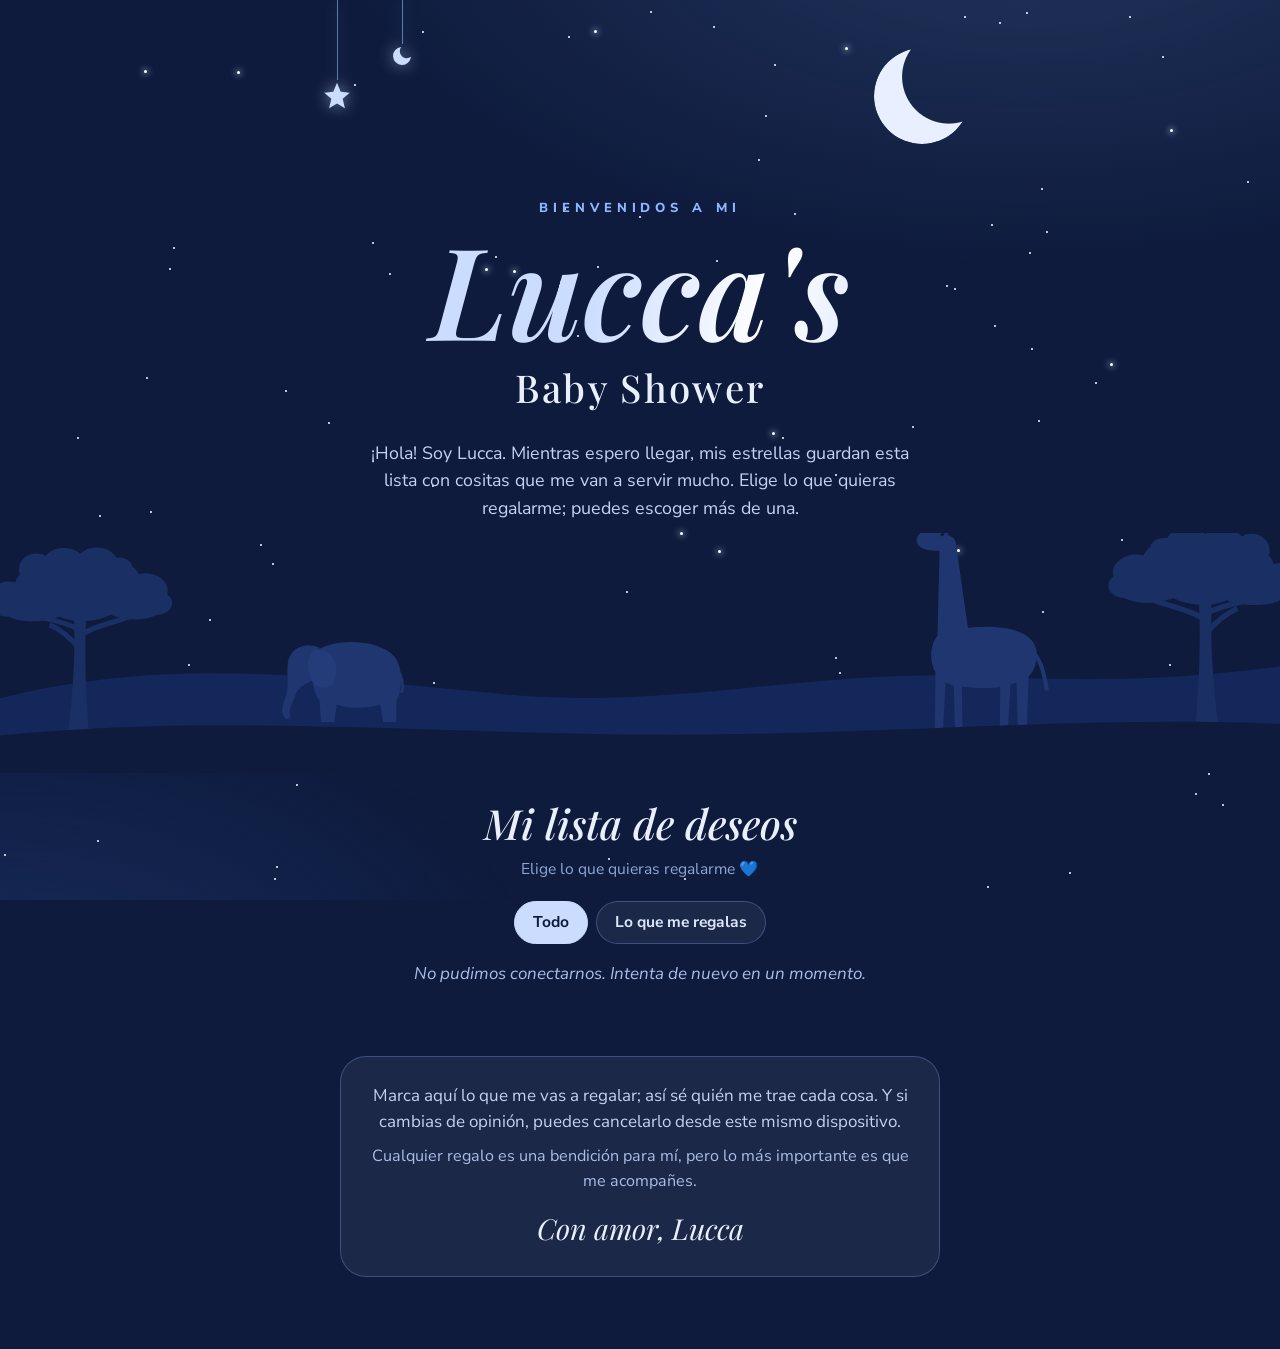
<file: index.html>
<!doctype html>
<html lang="es">
<head>
  <meta charset="utf-8">
  <meta name="viewport" content="width=device-width, initial-scale=1">
  <title>Lucca's Baby Shower</title>
  <meta name="description" content="¡Hola! Soy Lucca. Aquí está mi lista de regalos: elige el tuyo para que no me llegue repetido.">
  <meta property="og:title" content="Lucca's Baby Shower">
  <meta property="og:description" content="¡Hola! Soy Lucca 💙 Elige mi regalo aquí para que no me llegue repetido.">
  <meta name="theme-color" content="#0e1b3d">
  <link rel="icon" href="img/ilustraciones/estrella.svg" type="image/svg+xml">
  <link rel="preconnect" href="https://fonts.googleapis.com">
  <link rel="preconnect" href="https://fonts.gstatic.com" crossorigin>
  <link href="https://fonts.googleapis.com/css2?family=Playfair+Display:ital,wght@0,500;0,600;1,500;1,600&family=Nunito+Sans:wght@400;600;700;800&display=swap" rel="stylesheet">
  <link rel="stylesheet" href="css/estilos.css">
</head>
<body>
  <!-- Cielo nocturno (decorativo) -->
  <div class="cielo" id="cielo" aria-hidden="true">
    <span class="fugaz" style="--top: 8%; --delay: 0s;"></span>
    <span class="fugaz" style="--top: 46%; --delay: 4.5s;"></span>
  </div>

  <header class="hero">
    <div class="luna" aria-hidden="true"></div>
    <div class="movil" aria-hidden="true">
      <span class="hilo"></span>
      <svg viewBox="0 0 24 24" width="34" height="34"><path d="M12 2l2.6 6.3L21 9l-5 4.3L17.6 20 12 16.6 6.4 20 8 13.3 3 9l6.4-.7Z"/></svg>
    </div>
    <div class="movil movil-2" aria-hidden="true">
      <span class="hilo"></span>
      <svg viewBox="0 0 24 24" width="24" height="24"><path d="M21 12.8A9 9 0 1 1 11.2 3a7 7 0 0 0 9.8 9.8Z"/></svg>
    </div>

    <p class="antetitulo entra">Bienvenidos a mi</p>
    <h1>
      <span class="nombre entra"><span class="destello">Lucca's</span></span>
      <span class="evento entra">Baby Shower</span>
    </h1>

    <p id="aviso-demo" class="aviso-demo" hidden>
      Modo demostración: las elecciones se guardan solo en este dispositivo.
    </p>

    <div class="intro entra">
      <p class="saludo" id="saludo"></p>
      <p>
        ¡Hola! Soy Lucca. Mientras espero llegar, mis estrellas guardan esta lista
        con cositas que me van a servir mucho. Elige lo que quieras regalarme;
        puedes escoger más de una.
      </p>
    </div>
  </header>

  <div class="horizonte" aria-hidden="true"></div>

  <main class="contenido">
    <h2 class="subtitulo">Mi lista de deseos</h2>
    <p class="bajada">Elige lo que quieras regalarme 💙</p>

    <nav class="filtros" aria-label="Filtrar regalos">
      <button type="button" class="filtro activo" data-filtro="todos">Todo</button>
      <button type="button" class="filtro" data-filtro="mios">Lo que me regalas</button>
    </nav>

    <p id="cargando" class="estado-carga">Cargando mi lista…</p>
    <ol id="lista" class="lista" aria-live="polite"></ol>

    <section class="nota">
      <p>
        Marca aquí lo que me vas a regalar; así sé quién me trae cada cosa.
        Y si cambias de opinión, puedes cancelarlo desde este mismo dispositivo.
      </p>
      <p class="nota-suave">
        Cualquier regalo es una bendición para mí,
        pero lo más importante es que me acompañes.
      </p>
      <p class="firma">Con amor, Lucca</p>
    </section>
  </main>

  <!-- Diálogo para confirmar el regalo -->
  <dialog id="dialogo" class="dialogo">
    <form method="dialog" id="form-reserva">
      <div class="dlg-foto"><img id="dlg-img" alt=""></div>
      <p class="dlg-ante">¿Me regalas…?</p>
      <h2 id="dlg-titulo"></h2>
      <p id="dlg-sub" class="dlg-sub"></p>
      <label for="dlg-nombre">¿Cómo te llamas?</label>
      <input id="dlg-nombre" name="nombre" autocomplete="name" maxlength="60" required
             placeholder="Ej: Tía María">
      <div id="dlg-nota-campo" hidden>
        <label for="dlg-nota">¿Qué me vas a regalar? <span class="opc">(opcional)</span></label>
        <input id="dlg-nota" name="nota" maxlength="200"
               placeholder="Ej: una cobija tejida a mano">
      </div>
      <p id="dlg-error" class="dlg-error" role="alert"></p>
      <div class="dlg-botones">
        <button type="button" class="btn btn-sec" id="dlg-cancelar">Volver</button>
        <button type="submit" class="btn" id="dlg-ok">¡Sí, te lo regalo!</button>
      </div>
    </form>
  </dialog>

  <div id="toast" class="toast" role="status" hidden></div>

  <script src="js/cielo.js"></script>
  <script src="js/config.js"></script>
  <script src="js/regalos.js"></script>
  <script src="js/api.js"></script>
  <script src="js/app.js"></script>
</body>
</html>
</file>
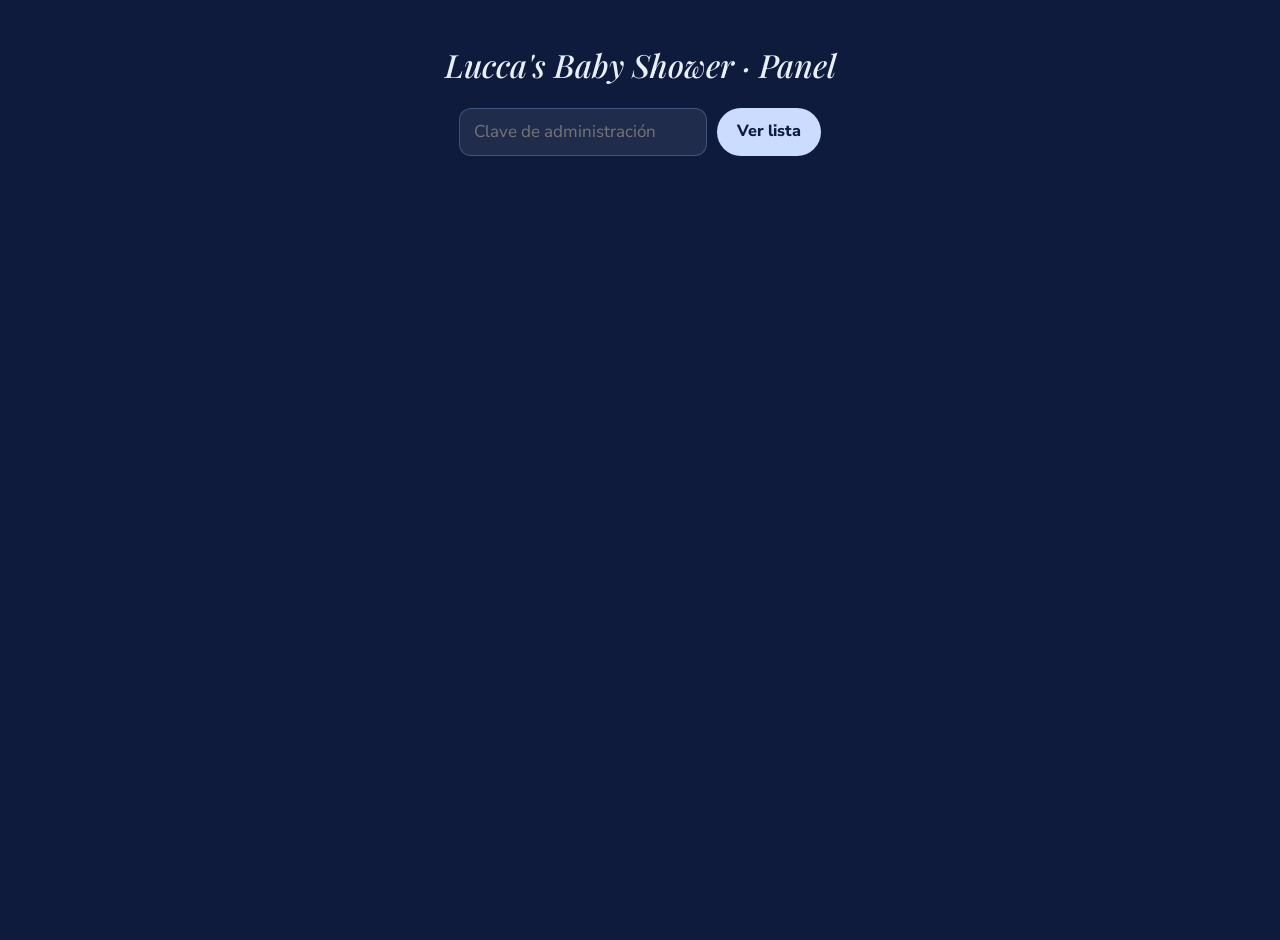
<file: admin.html>
<!doctype html>
<html lang="es">
<head>
  <meta charset="utf-8">
  <meta name="viewport" content="width=device-width, initial-scale=1">
  <meta name="robots" content="noindex">
  <title>Lucca's Baby Shower · Panel</title>
  <link rel="preconnect" href="https://fonts.googleapis.com">
  <link rel="preconnect" href="https://fonts.gstatic.com" crossorigin>
  <link href="https://fonts.googleapis.com/css2?family=Playfair+Display:ital,wght@1,500&family=Nunito+Sans:wght@400;700;800&display=swap" rel="stylesheet">
  <link rel="stylesheet" href="css/estilos.css">
  <style>
    .panel { position: relative; z-index: 1; max-width: 760px; margin: 40px auto; padding: 0 16px; }
    .panel h1 { margin: 0 0 18px; text-align: center; font-family: var(--display); font-style: italic; font-weight: 500; font-size: 2rem; color: #e8efff; }
    .acceso { display: flex; gap: 10px; justify-content: center; flex-wrap: wrap; }
    .acceso input { font: inherit; padding: 10px 14px; border: 1px solid var(--borde); border-radius: 12px; background: rgba(255,255,255,.08); color: #fff; }
    .acceso .btn { margin-top: 0; }
    .resumen { text-align: center; color: var(--texto-suave); margin: 18px 0; }
    .tabla-envoltura { overflow-x: auto; border: 1px solid var(--borde); border-radius: 16px; }
    table { width: 100%; border-collapse: collapse; background: var(--vidrio); }
    th, td { padding: 10px 12px; text-align: left; border-bottom: 1px solid var(--borde); vertical-align: top; }
    th { background: var(--noche-3); color: var(--luz); font-weight: 800; }
    td small { color: var(--texto-suave); }
    td.sin { color: var(--texto-suave); font-style: italic; }
    .liberar { font: inherit; font-size: 0.85em; background: none; border: 0; color: var(--rojo); text-decoration: underline; cursor: pointer; }
    #error { color: var(--rojo); text-align: center; }
  </style>
</head>
<body>
  <main class="panel">
    <h1>Lucca's Baby Shower · Panel</h1>
    <form class="acceso" id="acceso">
      <input type="password" id="clave" placeholder="Clave de administración" autocomplete="current-password" required>
      <button class="btn" type="submit">Ver lista</button>
    </form>
    <p id="error" role="alert"></p>
    <div id="contenido" hidden>
      <p class="resumen" id="resumen"></p>
      <div class="tabla-envoltura"><table>
        <thead><tr><th>#</th><th>Regalo</th><th>Quién lo regala</th></tr></thead>
        <tbody id="tabla"></tbody>
      </table></div>
    </div>
  </main>

  <script src="js/config.js"></script>
  <script src="js/regalos.js"></script>
  <script src="js/api.js"></script>
  <script>
    (function () {
      const $ = (s) => document.querySelector(s);
      let clave = "";
      try { clave = sessionStorage.getItem("lucca_admin") || ""; } catch (e) {}

      function escapar(t) { const d = document.createElement("div"); d.textContent = t; return d.innerHTML; }

      async function cargar() {
        $("#error").textContent = "";
        try {
          const filas = await window.API.adminLista(clave);
          try { sessionStorage.setItem("lucca_admin", clave); } catch (e) {}
          const porRegalo = {};
          filas.forEach((f) => (porRegalo[f.gift_id] = porRegalo[f.gift_id] || []).push(f));
          $("#resumen").textContent =
            `${filas.length} ${filas.length === 1 ? "elección" : "elecciones"} · ${Object.keys(porRegalo).length} de ${window.REGALOS.length} regalos elegidos`;
          $("#tabla").innerHTML = window.REGALOS.map((r) => {
            const quienes = porRegalo[r.id] || [];
            const celda = quienes.length
              ? quienes.map((q) =>
                  `${escapar(q.guest_name)}${q.nota ? ` <em>— ${escapar(q.nota)}</em>` : ""} <button class="liberar" data-id="${q.id}" data-nombre="${escapar(q.guest_name)}">liberar</button>`
                ).join("<br>")
              : "";
            return `<tr><td>${r.id}</td><td>${escapar(r.nombre)}</td>
                    <td class="${quienes.length ? "" : "sin"}">${celda || "Nadie aún"}</td></tr>`;
          }).join("");
          $("#contenido").hidden = false;
        } catch (e) {
          $("#contenido").hidden = true;
          $("#error").textContent = e.message;
        }
      }

      $("#acceso").addEventListener("submit", (ev) => {
        ev.preventDefault();
        clave = $("#clave").value;
        cargar();
      });

      $("#tabla").addEventListener("click", async (ev) => {
        const b = ev.target.closest(".liberar");
        if (!b) return;
        if (!confirm(`¿Liberar la elección de ${b.dataset.nombre}? El regalo volverá a estar disponible.`)) return;
        try {
          await window.API.adminLiberar(clave, b.dataset.id);
          cargar();
        } catch (e) {
          $("#error").textContent = e.message;
        }
      });

      if (clave) { $("#clave").value = clave; cargar(); }
    })();
  </script>
</body>
</html>
</file>
<file: css/estilos.css>
/* Lucca's Baby Shower — "Noche de estrellas" */

:root {
  --noche: #0e1b3d;
  --noche-2: #14275a;
  --noche-3: #1f3670;
  --luz: #cbdcff;          /* azul luna: botones y acentos */
  --brillo: #8fb6ff;       /* azul estrella */
  --blanco: #f1f5ff;
  --texto: #dce6fb;
  --texto-suave: #a9bde6;
  --vidrio: rgba(255, 255, 255, 0.06);
  --borde: rgba(143, 182, 255, 0.28);
  --papel-foto: #f4f7ff;
  --rojo: #ffb4bd;

  --display: "Playfair Display", Georgia, "Times New Roman", serif;
  --sans: "Nunito Sans", "Segoe UI", sans-serif;
  color-scheme: dark;
}

* { box-sizing: border-box; }
html, body { margin: 0; overflow-x: clip; }
img { max-width: 100%; display: block; }

body {
  min-height: 100vh;
  background: var(--noche);
  color: var(--texto);
  font-family: var(--sans);
  font-size: 17px;
  line-height: 1.55;
  -webkit-font-smoothing: antialiased;
}

/* ================= cielo ================= */
.cielo {
  position: fixed;
  inset: 0;
  pointer-events: none;
  z-index: 0;
  overflow: hidden;
  background:
    radial-gradient(1200px 600px at 80% -10%, rgba(143, 182, 255, 0.16), transparent 60%),
    radial-gradient(900px 500px at 0% 110%, rgba(31, 54, 112, 0.6), transparent 60%);
}
.estrella {
  position: absolute;
  width: 2px;
  height: 2px;
  border-radius: 50%;
  background: #fff;
  animation: titilar ease-in-out infinite;
}
.estrella.grande { width: 3px; height: 3px; box-shadow: 0 0 6px 1px rgba(203, 220, 255, 0.7); }
@keyframes titilar {
  0%, 100% { opacity: 0.2; transform: scale(0.7); }
  50%      { opacity: 1;   transform: scale(1.2); }
}

.fugaz {
  position: absolute;
  top: var(--top);
  right: -140px;
  width: 140px;
  height: 2px;
  border-radius: 2px;
  background: linear-gradient(90deg, #fff, rgba(255, 255, 255, 0));
  opacity: 0;
  animation: fugaz 9s ease-out infinite;
  animation-delay: var(--delay);
}
@keyframes fugaz {
  0%   { opacity: 0; transform: translate(0, 0) rotate(-28deg); }
  4%   { opacity: 1; }
  18%  { opacity: 0; transform: translate(-70vw, 38vw) rotate(-28deg); }
  100% { opacity: 0; transform: translate(-70vw, 38vw) rotate(-28deg); }
}

/* ================= encabezado ================= */
.hero {
  position: relative;
  z-index: 1;
  max-width: 760px;
  margin: 0 auto;
  padding: clamp(150px, 22vh, 210px) 20px 0;
  text-align: center;
}

.luna {
  position: absolute;
  top: 48px;
  right: max(20px, calc(50% - 330px));
  width: clamp(64px, 9vw, 96px);
  aspect-ratio: 1;
  border-radius: 50%;
  background: #e8efff;
  box-shadow: 0 0 40px 8px rgba(203, 222, 255, 0.35);
  -webkit-mask-image: radial-gradient(circle at 78% 30%, transparent 46%, #000 47%);
          mask-image: radial-gradient(circle at 78% 30%, transparent 46%, #000 47%);
  animation: brillo 5s ease-in-out infinite;
}
@keyframes brillo {
  0%, 100% { box-shadow: 0 0 30px 6px rgba(203, 222, 255, 0.3); }
  50%      { box-shadow: 0 0 70px 20px rgba(203, 222, 255, 0.5); }
}

.movil {
  position: absolute;
  top: 0;
  left: max(28px, calc(50% - 320px));
  display: flex;
  flex-direction: column;
  align-items: center;
  transform-origin: 50% 0;
  animation: mecer 5s ease-in-out infinite;
  fill: var(--luz);
  filter: drop-shadow(0 0 8px rgba(203, 220, 255, 0.6));
}
.movil .hilo { width: 1px; height: 80px; background: var(--brillo); opacity: 0.6; }
.movil-2 { left: max(78px, calc(50% - 250px)); animation-duration: 6.5s; animation-delay: -2s; }
.movil-2 .hilo { height: 44px; }
@keyframes mecer {
  0%, 100% { transform: rotate(-5deg); }
  50%      { transform: rotate(5deg); }
}

.antetitulo {
  margin: 0;
  font-size: 13px;
  font-weight: 800;
  letter-spacing: 0.38em;
  text-transform: uppercase;
  color: var(--brillo);
}
h1 { margin: 6px 0 0; font-weight: 600; }
h1 .nombre {
  display: block;
  font-family: var(--display);
  font-style: italic;
  font-size: clamp(4.4rem, 15vw, 8rem);
  line-height: 1;
  animation-delay: 0.2s;
}
.destello {
  background: linear-gradient(100deg, var(--luz) 20%, #ffffff 40%, var(--luz) 60%);
  background-size: 200% 100%;
  -webkit-background-clip: text;
          background-clip: text;
  color: transparent;
  animation: destello 6s linear infinite;
  padding: 0 0.08em;
}
@keyframes destello {
  from { background-position: 200% 0; }
  to   { background-position: -200% 0; }
}
h1 .evento {
  display: block;
  margin-top: 6px;
  font-family: var(--display);
  font-weight: 500;
  font-size: clamp(1.7rem, 5vw, 2.4rem);
  letter-spacing: 0.06em;
  color: #e8efff;
  animation-delay: 0.45s;
}

.entra { animation: aparecer 1.1s ease-out both; }
.intro.entra { animation-delay: 0.7s; }
@keyframes aparecer {
  from { opacity: 0; transform: translateY(16px); filter: blur(4px); }
  to   { opacity: 1; transform: none; filter: none; }
}

.aviso-demo {
  margin: 20px auto 0;
  max-width: 480px;
  padding: 6px 14px;
  border: 1px dashed rgba(255, 214, 140, 0.5);
  border-radius: 12px;
  color: #ffdca0;
  font-size: 0.82em;
}

.intro {
  max-width: 560px;
  margin: 22px auto 0;
  color: #c3d2f2;
  font-size: 1.05em;
}
.intro p { margin: 0 0 6px; }
.saludo { color: #fff; font-weight: 700; font-size: 1.1em; }
.saludo:empty { display: none; }
.saludo button {
  font: inherit;
  font-size: 0.75em;
  font-weight: 600;
  color: var(--texto-suave);
  background: none;
  border: 0;
  text-decoration: underline;
  text-underline-offset: 3px;
  cursor: pointer;
}

.horizonte {
  position: relative;
  z-index: 1;
  height: clamp(130px, 20vw, 240px);
  margin-top: 10px;
  background: url("../img/ilustraciones/noche.svg") center bottom / cover no-repeat;
}

/* ================= contenido ================= */
.contenido {
  position: relative;
  z-index: 1;
  max-width: 1120px;
  margin: 0 auto;
  padding: 18px 16px 72px;
}

.subtitulo {
  margin: 0;
  text-align: center;
  font-family: var(--display);
  font-style: italic;
  font-weight: 500;
  font-size: clamp(2rem, 5vw, 2.6rem);
  color: #e8efff;
}
.bajada { margin: 2px 0 20px; text-align: center; color: #8fa6d6; font-size: 0.92em; }

.filtros { display: flex; justify-content: center; gap: 8px; flex-wrap: wrap; }
.filtro {
  font: inherit;
  font-size: 0.92em;
  font-weight: 700;
  color: var(--texto);
  background: var(--vidrio);
  border: 1px solid var(--borde);
  border-radius: 999px;
  padding: 8px 18px;
  min-height: 40px;
  cursor: pointer;
  transition: background 0.2s, color 0.2s, border-color 0.2s;
}
.filtro:hover { border-color: var(--brillo); }
.filtro.activo { background: var(--luz); border-color: var(--luz); color: var(--noche); }

.leyenda {
  display: flex;
  justify-content: center;
  flex-wrap: wrap;
  gap: 4px 18px;
  margin: 14px 0 28px;
  font-size: 0.8em;
  color: var(--texto-suave);
}
.leyenda span { display: inline-flex; align-items: center; gap: 6px; }
.punto { width: 8px; height: 8px; border-radius: 50%; display: inline-block; }
.punto.unico  { background: #fff; box-shadow: 0 0 6px #fff; }
.punto.cupo   { background: var(--brillo); }
.punto.varios { border: 1px solid var(--brillo); }

.estado-carga { text-align: center; color: var(--texto-suave); font-style: italic; }

/* ================= tarjetas ================= */
.lista {
  list-style: none;
  margin: 0;
  padding: 0;
  display: grid;
  grid-template-columns: repeat(auto-fill, minmax(200px, 1fr));
  gap: 20px;
}

.regalo {
  position: relative;
  display: flex;
  flex-direction: column;
  align-items: center;
  text-align: center;
  padding: 14px 12px 16px;
  border-radius: 22px;
  background: var(--vidrio);
  border: 1px solid var(--borde);
  -webkit-backdrop-filter: blur(4px);
          backdrop-filter: blur(4px);
  animation: flotar 6s ease-in-out infinite;
  animation-delay: calc(var(--i, 0) * -0.7s);
  transition: border-color 0.3s, background 0.3s, scale 0.3s;
}
.regalo:hover { border-color: var(--brillo); background: rgba(255, 255, 255, 0.09); scale: 1.02; }
@keyframes flotar {
  0%, 100% { translate: 0 0; }
  50%      { translate: 0 -8px; }
}
.lista.entrada .regalo {
  animation: aparecer 0.8s ease-out both, flotar 6s ease-in-out infinite;
  animation-delay: calc(var(--i, 0) * 60ms + 0.2s), calc(var(--i, 0) * -0.7s);
}

.numero {
  position: absolute;
  top: 8px;
  left: 8px;
  z-index: 1;
  width: 30px;
  height: 30px;
  display: grid;
  place-items: center;
  border-radius: 50%;
  background: var(--noche-3);
  border: 1px solid var(--borde);
  color: var(--luz);
  font-size: 0.82em;
  font-weight: 800;
}

.foto {
  width: 100%;
  aspect-ratio: 1 / 0.86;
  padding: 8px;
  border-radius: 16px;
  background: var(--papel-foto);
  display: grid;
  place-items: center;
}
.foto img { width: 100%; height: 100%; object-fit: contain; mix-blend-mode: multiply; }

.regalo h3 {
  margin: 12px 0 0;
  font-size: 1.02em;
  font-weight: 800;
  line-height: 1.2;
  color: var(--blanco);
}
.detalle { margin: 2px 0 0; font-size: 0.85em; color: var(--texto-suave); }

.etiqueta {
  display: inline-flex;
  align-items: center;
  gap: 6px;
  margin: 8px 0 12px;
  font-size: 0.72em;
  font-weight: 700;
  letter-spacing: 0.08em;
  text-transform: uppercase;
  color: var(--brillo);
}
.etiqueta::before { content: ""; width: 7px; height: 7px; border-radius: 50%; flex: none; }
.etiqueta.unico::before  { background: #fff; box-shadow: 0 0 6px #fff; }
.etiqueta.cupo::before   { background: var(--brillo); }
.etiqueta.varios::before { border: 1px solid var(--brillo); }

/* ================= botones ================= */
.btn {
  font: inherit;
  font-size: 0.95em;
  font-weight: 800;
  color: var(--noche);
  background: var(--luz);
  border: 0;
  border-radius: 999px;
  padding: 10px 20px;
  min-height: 44px;
  margin-top: auto;
  cursor: pointer;
  transition: background 0.2s, transform 0.15s, box-shadow 0.2s;
}
.btn:hover { background: #fff; transform: translateY(-2px); box-shadow: 0 0 22px rgba(203, 220, 255, 0.45); }
.btn:active { transform: scale(0.97); }
.btn:disabled { opacity: 0.55; cursor: default; transform: none; box-shadow: none; }
.btn-sec { background: transparent; color: var(--texto); border: 1px solid var(--borde); }
.btn-sec:hover { background: var(--vidrio); box-shadow: none; }
.btn:focus-visible, .filtro:focus-visible, .btn-link:focus-visible, .saludo button:focus-visible {
  outline: 2px solid var(--brillo);
  outline-offset: 3px;
}

.btn-link {
  font: inherit;
  font-size: 0.82em;
  color: var(--texto-suave);
  background: none;
  border: 0;
  text-decoration: underline;
  text-underline-offset: 3px;
  cursor: pointer;
  margin-top: 2px;
  padding: 4px;
}

/* elegido por otra persona */
.regalo.agotado { opacity: 0.5; animation-play-state: paused; }
.regalo.agotado .foto img { filter: grayscale(0.7); }
.regalo.agotado .sello { margin-top: auto; color: var(--texto-suave); font-style: italic; font-size: 0.9em; }

/* elegido por mí: brilla */
.regalo.mio {
  border-color: var(--brillo);
  background: rgba(143, 182, 255, 0.14);
  animation: flotar 6s ease-in-out infinite, halo 2s ease-out infinite;
}
@keyframes halo {
  0%   { box-shadow: 0 0 0 0 rgba(143, 182, 255, 0.55); }
  100% { box-shadow: 0 0 0 18px rgba(143, 182, 255, 0); }
}
.regalo.mio .sello { margin-top: auto; color: #fff; font-weight: 800; }

.vacio {
  grid-column: 1 / -1;
  padding: 24px 0;
  text-align: center;
  color: var(--texto-suave);
  font-style: italic;
}

/* ================= nota final ================= */
.nota {
  max-width: 600px;
  margin: 52px auto 0;
  padding: 26px 24px 18px;
  border-radius: 26px;
  border: 1px solid var(--borde);
  background: var(--vidrio);
  text-align: center;
  color: #c3d2f2;
}
.nota p { margin: 0 0 8px; }
.nota-suave { color: var(--texto-suave); font-size: 0.95em; }
.firma {
  margin-top: 12px !important;
  font-family: var(--display);
  font-style: italic;
  font-size: 1.7em;
  color: #e8efff;
}

/* ================= diálogo ================= */
.dialogo {
  width: min(400px, calc(100vw - 32px));
  padding: 22px 22px 20px;
  border: 1px solid var(--borde);
  border-radius: 26px;
  background: var(--noche-2);
  color: var(--texto);
  box-shadow: 0 0 60px rgba(143, 182, 255, 0.25), 0 30px 60px rgba(0, 0, 0, 0.5);
  text-align: center;
}
.dialogo[open] { animation: aparecer 0.35s ease-out; }
.dialogo::backdrop { background: rgba(5, 10, 30, 0.65); backdrop-filter: blur(4px); }
.dlg-foto {
  height: 150px;
  padding: 8px;
  margin-bottom: 10px;
  border-radius: 18px;
  background: var(--papel-foto);
  display: grid;
  place-items: center;
}
.dlg-foto img { height: 134px; width: auto; max-width: 100%; object-fit: contain; mix-blend-mode: multiply; }
.dlg-ante { margin: 0; font-family: var(--display); font-style: italic; font-size: 1.3em; color: var(--brillo); }
.dialogo h2 { margin: 0; font-family: var(--display); font-weight: 600; font-size: 1.6em; line-height: 1.15; color: #fff; }
.dlg-sub { margin: 6px 0 16px; color: var(--texto-suave); font-size: 0.92em; }
.dialogo label { display: block; margin-bottom: 4px; text-align: left; font-size: 0.85em; font-weight: 700; color: var(--texto-suave); }
.dialogo input {
  width: 100%;
  font: inherit;
  padding: 10px 14px;
  border: 1px solid var(--borde);
  border-radius: 12px;
  background: rgba(255, 255, 255, 0.08);
  color: #fff;
}
.dialogo input::placeholder { color: #7f93bf; }
.dialogo input:focus { outline: 2px solid var(--brillo); border-color: var(--brillo); }
.dlg-error { min-height: 1.3em; margin: 6px 0 4px; font-size: 0.9em; color: var(--rojo); }
.dlg-botones { display: flex; gap: 10px; justify-content: center; flex-wrap: wrap; }
.dlg-botones .btn { margin-top: 0; }

/* ================= aviso flotante ================= */
.toast {
  position: fixed;
  left: 50%;
  bottom: 20px;
  z-index: 10;
  transform: translateX(-50%);
  width: max-content;
  max-width: calc(100vw - 32px);
  padding: 12px 22px;
  border-radius: 999px;
  background: var(--luz);
  color: var(--noche);
  font-weight: 800;
  text-align: center;
  box-shadow: 0 0 30px rgba(203, 220, 255, 0.5);
  animation: aparecer 0.35s ease-out;
}

/* ================= responsive ================= */
@media (max-width: 600px) {
  body { font-size: 16px; }
  .hero { padding-top: 140px; }
  .luna { top: 36px; }
  .lista { grid-template-columns: repeat(2, minmax(0, 1fr)); gap: 14px; }
  .regalo { padding: 10px 8px 12px; border-radius: 18px; }
  .numero { width: 26px; height: 26px; top: 6px; left: 6px; }
  .regalo h3 { font-size: 0.95em; }
  .btn { padding: 9px 14px; font-size: 0.9em; }
}
@media (max-width: 340px) {
  .lista { grid-template-columns: 1fr; }
}

@media (prefers-reduced-motion: reduce) {
  *, *::before, *::after { animation: none !important; transition: none !important; }
}

/* ================= regalo personalizado ================= */
.regalo.personal {
  border-style: dashed;
  border-color: var(--brillo);
  background: linear-gradient(180deg, rgba(143,182,255,0.1), var(--vidrio));
}
.regalo.personal .foto { background: #fff; }
.foto .icono-regalo {
  width: auto;
  height: 78%;
  mix-blend-mode: normal;
  filter: drop-shadow(0 4px 8px rgba(47,76,138,0.18));
}
.mi-nota {
  display: block;
  margin: 2px 0 8px;
  font-style: italic;
  font-size: 0.9em;
  color: var(--texto-suave);
}

/* campo de nota en el diálogo */
#dlg-nota-campo { margin-top: 12px; }
#dlg-nota-campo .opc { font-weight: 400; color: var(--texto-suave); }
</file>
